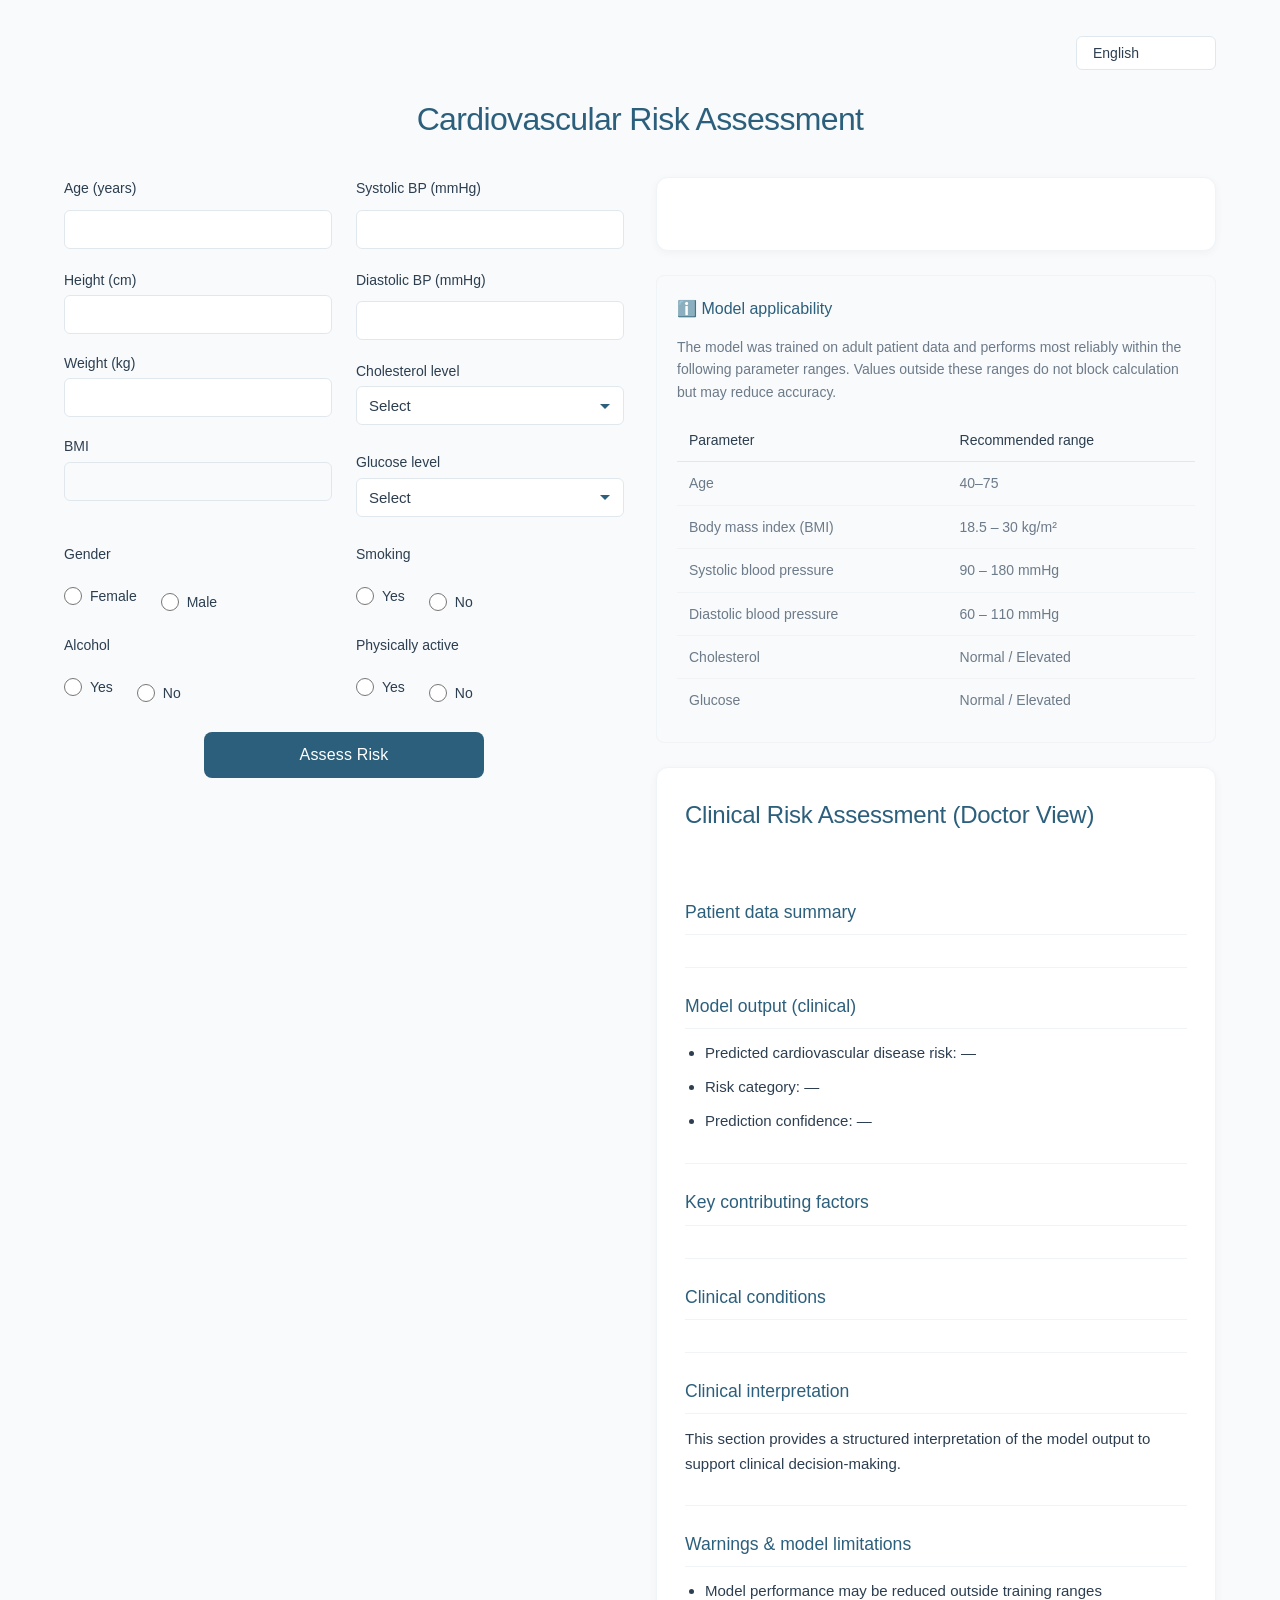
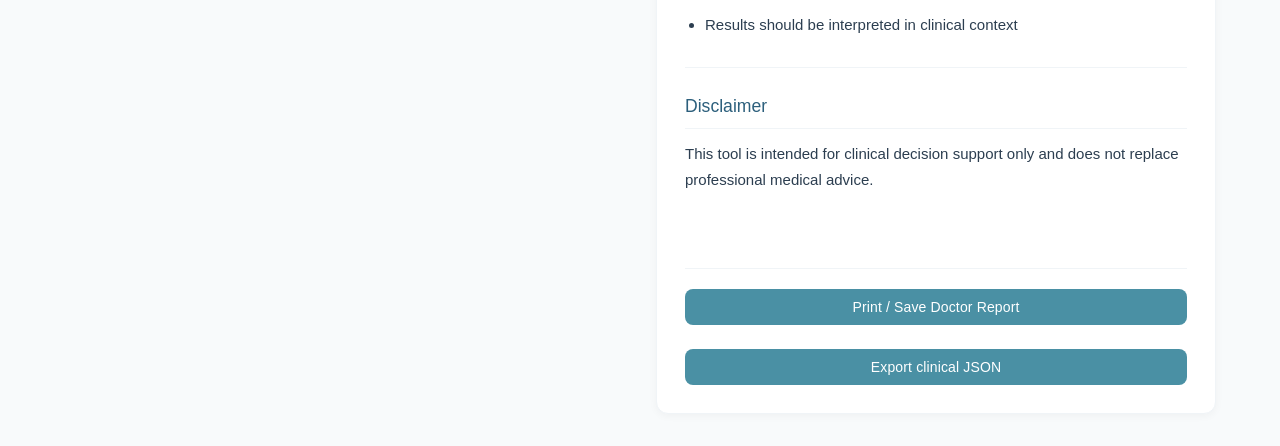
<file: cvd-risk-api/frontend/index.html>
<!DOCTYPE html>
<html lang="en">
<head>
    <meta charset="UTF-8">
    <title>CVD Risk Card</title>
    <link rel="stylesheet" href="styles.css">
</head>
<body>

<div class="container">
    <div class="language-switcher">
        <label for="ui_language">Language:</label>
        <select id="ui_language">
            <option value="en">English</option>
            <option value="ru">Русский</option>
            <option value="kr">한국어</option>
        </select>
    </div>

    <h1>Cardiovascular Risk Assessment</h1>
    <div class="main-layout">

        <div class="form-column">
            <!-- FORM -->
            <form id="risk-form">

                <div class="form-group age">
                    <label>Age (years)</label>
                    <input type="number" id="age_years" name="age_years" min="18" max="100" required>
                </div>

                <div class="form-group systolic">
                    <label>Systolic BP (mmHg)</label>
                    <input type="number" id="ap_hi" name="ap_hi" min="90" max="220" required>
                </div>

                <div class="form-group diastolic">
                    <label>Diastolic BP (mmHg)</label>
                    <input type="number" id="ap_lo" name="ap_lo" min="50" max="140" required>
                </div>

                <div class="form-group bmi">
                    <label> 
                        Height (cm)
                        <input type="number" id="height_cm" min="140" max="220">
                    </label>

                    <label>
                        Weight (kg)
                        <input type="number" id="weight_kg" min="40" max="200">
                    </label>

                    <label>
                        BMI
                        <input type="number" id="bmi" name="bmi" step="0.1" readonly required>
                    </label>
                </div>

                <div class="form-group cholesterol">
                    <label>
                        Cholesterol level
                        <select name="cholesterol" required>
                            <option value="">Select</option>
                            <option value="1">Normal</option>
                            <option value="2">Above normal</option>
                            <option value="3">High</option>
                        </select>
                    </label>
                </div>

                <div class="form-group glucose">
                    <label>
                        Glucose level
                        <select name="gluc" required>
                            <option value="">Select</option>
                            <option value="1">Normal</option>
                            <option value="2">Above normal</option>
                            <option value="3">High</option>
                        </select>
                    </label>
                </div>

                <div class="form-group gender">
                    <label>Gender</label>
                    <div class="radio-group">
                        <label>
                            <input type="radio" id="gender_1" name="gender" value="1" required>
                            Female
                        </label>
                        <label>
                            <input type="radio" id="gender_2" name="gender" value="2">
                            Male
                        </label>
                    </div>
                </div>

                <div class="form-group smoking">
                    <label>Smoking</label>
                        <div class="radio-group">
                        <label>
                            <input type="radio" name="smoke" value="1" required>
                            Yes
                        </label>
                        <label>
                            <input type="radio" name="smoke" value="0">
                            No
                        </label>
                        </div>

                </div>

                <div class="form-group alcohol">
                    <label>Alcohol</label>
                        <div class="radio-group">
                            <label>
                                <input type="radio" name="alco" value="1" required>
                            Yes
                            </label>
                            <label>
                                <input type="radio" name="alco" value="0">
                            No
                            </label>
                        </div>
                </div>

                <div class="form-group active">
                    <label>Physically active</label>
                        <div class="radio-group">
                            <label>
                                <input type="radio" name="active" value="1" required>
                            Yes
                            </label>
                            <label>
                                <input type="radio" name="active" value="0">
                            No
                            </label>
                        </div>
                </div>

                <div class="button-wrapper button">
                    <button type="submit">Assess Risk</button>
                </div>
            </form>
        </div> 
        <div class="result-column">
            <div id="result">
                <!-- Patient short report -->
                <div class="patient-report card">
                    <h2 data-i18n="patient_title"></h2>
                    <p data-i18n="patient_intro"></p>
                </div>
                <div class="model-scope-info">
                    <h4 data-i18n="model_scope_title"></h4>

                    <p class="model-scope-text" data-i18n="model_scope_description"></p>

                    <table class="model-scope-table">
                        <thead>
                            <tr>
                                <th data-i18n="model_scope_param"></th>
                                <th data-i18n="model_scope_range"></th>
                            </tr>
                        </thead>
                        <tbody>
                            <tr>
                                <td data-i18n="model_scope_age"></td>
                                <td>40–75</td>
                            </tr>
                            <tr>
                                <td data-i18n="model_scope_bmi"></td>
                                <td>18.5 – 30 kg/m²</td>
                            </tr>
                            <tr>
                                <td data-i18n="model_scope_sbp"></td>
                                <td>90 – 180 mmHg</td>
                            </tr>
                            <tr>
                                <td data-i18n="model_scope_dbp"></td>
                                <td>60 – 110 mmHg</td>
                            </tr>
                            <tr>
                                <td data-i18n="model_scope_cholesterol"></td>
                                <td>Normal / Elevated</td>
                            </tr>
                            <tr>
                                <td data-i18n="model_scope_glucose"></td>
                                <td>Normal / Elevated</td>
                            </tr>
                        </tbody>
                    </table>
                </div>
                
            <!-- Doctor report (A5 – static layout) -->
            <div class="doctor-report card">

                <h2>Clinical Risk Assessment (Doctor View)</h2>
                <div id="doctor-risk-gauge"></div>
                <div class="doctor-section patient-summary" data-section="patient">
                    <h3>Patient data summary</h3>
                    <ul></ul>
                </div>
                <section class="doctor-section" id="doctor-model-output" data-section="model">
                    <h3>Model output (clinical)</h3>
                    <ul>
                        <li>Predicted cardiovascular disease risk: —</li>
                        <li>Risk category: —</li>
                        <li>Prediction confidence: —</li>
                    </ul>
                </section>

                <section class="doctor-section" data-section="factors">
                    <h3>Key contributing factors</h3>
                    <ul></ul>
                </section>

                <section class="doctor-section" data-section="conditions">
                    <h3>Clinical conditions</h3>
                    <ul class="clinical-conditions-list"></ul>
                </section>

                <section class="doctor-section" data-section="interpretation">
                    <h3>Clinical interpretation</h3>
                    <p>
                        This section provides a structured interpretation of the model
                        output to support clinical decision-making.
                    </p>
                </section>

                <section class="doctor-section" data-section="warnings">
                    <h3>Warnings & model limitations</h3>
                    <ul>
                        <li>Model performance may be reduced outside training ranges</li>
                        <li>Results should be interpreted in clinical context</li>
                    </ul>
                </section>

                <section class="doctor-section" data-section="disclaimer">
                    <h3>Disclaimer</h3>
                    <p>
                        This tool is intended for clinical decision support only and
                        does not replace professional medical advice.
                    </p>
                </section>
                <div class="doctor-actions">
                    <button type="button" id="printDoctorReport">
                        Print / Save Doctor Report
                    </button>
                </div>
                <button type="button" id="exportDoctorJSON">
                    Export clinical JSON
                </button>
            </div>
        </div>
    </div> 
</div> 

<script src="script.js"></script>
</body>
</html>
</file>
<file: cvd-risk-api/frontend/styles.css>
/* ===============================
   MEDICAL THEME - MINIMALIST
   Color Palette:
   - Primary: #2C5F7C (Medical Blue)
   - Secondary: #4A90A4 (Soft Teal)
   - Accent: #6B9FA8 (Light Blue-Gray)
   - Success: #5A8A7C (Sage Green)
   - Warning: #B8860B (Muted Gold)
   - Error: #8B4A4A (Muted Red)
   - Background: #F8FAFB (Soft White)
   - Text: #2C3E50 (Dark Gray-Blue)
================================ */

/* ===============================
   BASE & TYPOGRAPHY
================================ */

:root {
    --medical-primary: #2C5F7C;
    --medical-secondary: #4A90A4;
    --medical-accent: #6B9FA8;
    --medical-success: #5A8A7C;
    --medical-warning: #B8860B;
    --medical-error: #8B4A4A;
    --medical-bg: #F8FAFB;
    --medical-bg-card: #FFFFFF;
    --medical-text: #2C3E50;
    --medical-text-light: #6C7A89;
    --medical-border: #E1E8ED;
    --medical-border-light: #F0F4F7;
    
    /* Risk colors - muted medical palette */
    --risk-high: #8B4A4A;
    --risk-high-bg: #FAF5F5;
    --risk-moderate: #B8860B;
    --risk-moderate-bg: #FDFBF5;
    --risk-low: #5A8A7C;
    --risk-low-bg: #F5FAF8;
}

* {
    box-sizing: border-box;
}

body {
    font-family: -apple-system, BlinkMacSystemFont, "Segoe UI", 
                 "Roboto", "Helvetica Neue", Arial, sans-serif;
    background-color: var(--medical-bg);
    margin: 0;
    padding: 0;
    color: var(--medical-text);
    line-height: 1.6;
    font-size: 15px;
    -webkit-font-smoothing: antialiased;
    -moz-osx-font-smoothing: grayscale;
}

.container {
    max-width: 1200px;
    margin: 0 auto;
    padding: 32px 24px;
}

/* ===============================
   HEADINGS
================================ */

h1 {
    text-align: center;
    margin-bottom: 32px;
    font-size: 2rem;
    font-weight: 500;
    color: var(--medical-primary);
    letter-spacing: -0.02em;
}

h2 {
    margin: 0 0 16px 0;
    font-size: 1.5rem;
    font-weight: 500;
    color: var(--medical-primary);
    letter-spacing: -0.01em;
}

h3 {
    margin: 0 0 12px 0;
    font-size: 1.1rem;
    font-weight: 500;
    color: var(--medical-text);
}

h4 {
    margin: 0 0 8px 0;
    font-size: 1rem;
    font-weight: 500;
    color: var(--medical-text);
}

/* ===============================
   LANGUAGE SWITCHER
================================ */

.language-switcher {
    display: flex;
    justify-content: flex-end;
    margin-bottom: 24px;
}

.language-switcher label {
    display: none;
}

.language-switcher select {
    padding: 8px 16px;
    font-size: 0.875rem;
    border-radius: 6px;
    border: 1px solid var(--medical-border);
    background: var(--medical-bg-card);
    color: var(--medical-text);
    width: auto;
    min-width: 140px;
    cursor: pointer;
}

.language-switcher select:hover {
    border-color: var(--medical-accent);
}

.language-switcher select:focus {
    outline: none;
    border-color: var(--medical-primary);
    box-shadow: 0 0 0 3px rgba(44, 95, 124, 0.1);
}

/* ===============================
   MAIN LAYOUT
================================ */

.main-layout {
    display: grid;
    grid-template-columns: minmax(0, 1fr) minmax(0, 1fr);
    gap: 32px;
    align-items: flex-start;
}

.form-column,
.result-column {
    min-width: 0;
}

/* ===============================
   FORM
================================ */

form {
    display: grid;
    grid-template-columns: repeat(2, 1fr);
    gap: 20px 24px;
    grid-template-areas:
        "age        systolic"
        "bmi        diastolic"
        "bmi        cholesterol"
        "bmi        glucose"
        "gender     smoking"
        "alcohol    active"
        "button     button";
}

.age { grid-area: age; }
.systolic { grid-area: systolic; }
.diastolic { grid-area: diastolic; }
.bmi { grid-area: bmi; }
.cholesterol { grid-area: cholesterol; }
.glucose { grid-area: glucose; }
.gender { grid-area: gender; }
.smoking { grid-area: smoking; }
.alcohol { grid-area: alcohol; }
.active { grid-area: active; }
.button { grid-area: button; }

.form-group {
    display: flex;
    flex-direction: column;
    justify-content: flex-start;
}

.form-group.full {
    grid-column: span 2;
}

.form-group label {
    font-size: 0.875rem;
    font-weight: 500;
    color: var(--medical-text);
    margin-bottom: 6px;
}

.form-group label:not(:first-child) {
    margin-top: 12px;
}

input[type="number"],
input[type="text"],
select {
    width: 100%;
    padding: 10px 12px;
    margin-top: 4px;
    font-size: 0.9375rem;
    border-radius: 6px;
    border: 1px solid var(--medical-border);
    background: var(--medical-bg-card);
    color: var(--medical-text);
}

input[type="number"]:focus,
input[type="text"]:focus,
select:focus {
    outline: none;
    border-color: var(--medical-primary);
    box-shadow: 0 0 0 3px rgba(44, 95, 124, 0.1);
}

input[type="number"]:hover,
input[type="text"]:hover,
select:hover {
    border-color: var(--medical-accent);
}

input[readonly] {
    background-color: var(--medical-bg);
    cursor: not-allowed;
}

select {
    appearance: none;
    background-image: url("data:image/svg+xml,%3Csvg xmlns='http://www.w3.org/2000/svg' width='12' height='12' viewBox='0 0 12 12'%3E%3Cpath fill='%232C5F7C' d='M6 9L1 4h10z'/%3E%3C/svg%3E");
    background-repeat: no-repeat;
    background-position: right 12px center;
    padding-right: 36px;
}

.radio-group {
    display: flex;
    gap: 24px;
    margin-top: 8px;
    flex-wrap: wrap;
}

.radio-group label {
    display: flex;
    align-items: center;
    gap: 8px;
    font-weight: 400;
    cursor: pointer;
    margin: 0;
}

.radio-group input[type="radio"] {
    width: 18px;
    height: 18px;
    margin: 0;
    cursor: pointer;
    accent-color: var(--medical-primary);
}

.button-wrapper {
    display: flex;
    justify-content: center;
    margin-top: 8px;
}

button {
    max-width: 280px;
    width: 100%;
    padding: 14px 24px;
    font-size: 1rem;
    font-weight: 500;
    border-radius: 8px;
    border: none;
    cursor: pointer;
    background-color: var(--medical-primary);
    color: white;
    letter-spacing: 0.01em;
}

button:hover:not(:disabled) {
    background-color: #234A5F;
}

button:active:not(:disabled) {
    transform: translateY(0);
}

button:disabled {
    background-color: var(--medical-accent);
    cursor: not-allowed;
    opacity: 0.7;
}

/* ===============================
   CARDS
================================ */

.card {
    background: var(--medical-bg-card);
    border-radius: 12px;
    padding: 28px;
    box-shadow: 0 2px 8px rgba(0, 0, 0, 0.04);
    border: 1px solid var(--medical-border-light);
}

.card:hover {
    box-shadow: 0 2px 8px rgba(0, 0, 0, 0.04);
}

#result {
    width: 100%;
}

.result-column {
    min-height: 300px;
}

/* ===============================
   RISK LEVELS
================================ */

.risk-high {
    border-left: 4px solid var(--risk-high);
    background-color: var(--risk-high-bg);
}

.risk-moderate {
    border-left: 4px solid var(--risk-moderate);
    background-color: var(--risk-moderate-bg);
}

.risk-low {
    border-left: 4px solid var(--risk-low);
    background-color: var(--risk-low-bg);
}

.risk-dot {
    width: 12px;
    height: 12px;
    border-radius: 50%;
}

.risk-high .risk-dot {
    background-color: var(--risk-high);
}

.risk-moderate .risk-dot {
    background-color: var(--risk-moderate);
}

.risk-low .risk-dot {
    background-color: var(--risk-low);
}

/* ===============================
   LISTS
================================ */

ul {
    padding-left: 20px;
    margin: 0;
}

li {
    margin-bottom: 10px;
    line-height: 1.6;
    color: var(--medical-text);
}

/* ===============================
   CONFIDENCE BADGES
================================ */

.confidence-badge {
    display: inline-flex;
    align-items: center;
    gap: 8px;
    padding: 6px 12px;
    border-radius: 6px;
    font-size: 0.875rem;
    font-weight: 500;
    margin: 12px 0;
}

.confidence-high {
    background-color: #F0F7F5;
    color: var(--medical-success);
}

.confidence-moderate {
    background-color: #FDFBF5;
    color: var(--medical-warning);
}

.confidence-low {
    background-color: #FAF5F5;
    color: var(--medical-error);
}

.confidence-dot {
    width: 8px;
    height: 8px;
    border-radius: 50%;
    background-color: currentColor;
}

/* ===============================
   PATIENT REPORT
================================ */

.patient-report {
    margin-bottom: 24px;
}

.patient-risk-value {
    font-size: 1.5rem;
    font-weight: 500;
    color: var(--medical-primary);
    margin: 16px 0;
}

.patient-risk-value strong {
    font-size: 2rem;
    font-weight: 600;
    color: var(--medical-primary);
}

.patient-risk-meaning {
    color: var(--medical-text-light);
    margin: 12px 0;
}

.patient-risk-note {
    font-size: 0.875rem;
    color: var(--medical-text-light);
    margin-top: 12px;
}

.patient-warning {
    color: var(--medical-error);
    font-weight: 500;
    padding: 12px;
    background-color: var(--risk-high-bg);
    border-radius: 6px;
    border-left: 4px solid var(--medical-error);
}

/* ===============================
   DOCTOR REPORT
================================ */

.doctor-report {
    display: flex;
    flex-direction: column;
    gap: 24px;
}

.doctor-section {
    padding-bottom: 20px;
    border-bottom: 1px solid var(--medical-border-light);
}

.doctor-section:last-of-type {
    border-bottom: none;
}

.doctor-section h3 {
    color: var(--medical-primary);
    margin-bottom: 12px;
    padding-bottom: 8px;
    border-bottom: 1px solid var(--medical-border-light);
}

.doctor-section ul {
    margin-top: 8px;
}

.doctor-section p {
    color: var(--medical-text);
    line-height: 1.7;
    margin: 8px 0;
}

/* ===============================
   WARNINGS & SAFETY
================================ */

.risk-warning {
    background-color: #FFF9E6;
    border-left: 4px solid var(--medical-warning);
    margin-bottom: 24px;
}

.risk-warning h2 {
    color: var(--medical-warning);
    font-size: 1.25rem;
}

.error-warning {
    background-color: var(--risk-high-bg);
    border-left: 4px solid var(--medical-error);
}

.error-warning h2 {
    color: var(--medical-error);
}

/* ===============================
   MODEL SCOPE INFO
================================ */

.model-scope-info {
    background-color: var(--medical-bg);
    border-radius: 8px;
    padding: 20px;
    margin-bottom: 24px;
    border: 1px solid var(--medical-border-light);
}

.model-scope-info h4 {
    color: var(--medical-primary);
    margin-bottom: 12px;
}

.model-scope-text {
    font-size: 0.875rem;
    color: var(--medical-text-light);
    margin-bottom: 16px;
    line-height: 1.6;
}

.model-scope-table {
    width: 100%;
    border-collapse: collapse;
    font-size: 0.875rem;
}

.model-scope-table th {
    text-align: left;
    padding: 10px 12px;
    font-weight: 500;
    color: var(--medical-text);
    border-bottom: 1px solid var(--medical-border);
}

.model-scope-table td {
    padding: 10px 12px;
    color: var(--medical-text-light);
    border-bottom: 1px solid var(--medical-border-light);
}

.model-scope-table tr:last-child td {
    border-bottom: none;
}

.model-limitations-warning {
    color: var(--medical-warning);
    font-weight: 500;
    margin-bottom: 12px;
    font-size: 0.9375rem;
}

/* ===============================
   DOCTOR ACTIONS
================================ */

.doctor-actions {
    margin-top: 24px;
    padding-top: 20px;
    border-top: 1px solid var(--medical-border-light);
    display: flex;
    gap: 12px;
    justify-content: flex-end;
    flex-wrap: wrap;
}

.doctor-actions button,
#exportDoctorJSON {
    max-width: none;
    padding: 10px 20px;
    font-size: 0.875rem;
    background-color: var(--medical-secondary);
}

.doctor-actions button:hover:not(:disabled),
#exportDoctorJSON:hover:not(:disabled) {
    background-color: #3A7A8C;
}

/* ===============================
   CLINICAL CONDITIONS
================================ */

.clinical-conditions-list li {
    margin-bottom: 12px;
    padding-left: 4px;
}

.condition-note {
    font-size: 0.875rem;
    color: var(--medical-text-light);
    margin-top: 6px;
    font-style: italic;
}

/* ===============================
   ANIMATIONS - REMOVED FOR PROFESSIONAL APPEARANCE
================================ */

/* ===============================
   RESPONSIVE
================================ */

@media (max-width: 968px) {
    .main-layout {
        grid-template-columns: 1fr;
        gap: 24px;
    }

    .result-column {
        margin-top: 0;
    }
    
    .container {
        padding: 24px 16px;
    }
    
    h1 {
        font-size: 1.75rem;
    }
    
    form {
        gap: 16px 20px;
    }
}

@media (max-width: 640px) {
    .container {
        padding: 16px 12px;
    }
    
    h1 {
        font-size: 1.5rem;
        margin-bottom: 24px;
    }
    
    .card {
        padding: 20px;
    }
    
    form {
        grid-template-columns: 1fr;
        grid-template-areas:
            "age"
            "systolic"
            "diastolic"
            "bmi"
            "cholesterol"
            "glucose"
            "gender"
            "smoking"
            "alcohol"
            "active"
            "button";
    }
    
    .radio-group {
        gap: 16px;
    }
    
    button {
        max-width: 100%;
    }
}

/* ===============================
   PRINT STYLES
================================ */

@media print {
    body * {
        visibility: hidden;
    }

    .doctor-report,
    .doctor-report * {
        visibility: visible;
    }

    .doctor-report {
        position: absolute;
        left: 0;
        top: 0;
        width: 100%;
        box-shadow: none;
        border: none;
    }

    .doctor-actions,
    .language-switcher,
    .model-scope-info {
        display: none;
    }
    
    .card {
        box-shadow: none;
        border: 1px solid #ddd;
    }
}

/* =============================== 
   RISK GAUGE ANIMATIONS
================================ */

.risk-gauge {
    display: flex;
    justify-content: center;
    margin: 20px 0;
}

.doctor-gauge {
    margin: 10px 0;
}

.risk-gauge-circle {
    width: 120px;
    height: 120px;
    border-radius: 50%;
    display: flex;
    align-items: center;
    justify-content: center;
    position: relative;
}

.doctor-gauge .risk-gauge-circle {
    width: 80px;
    height: 80px;
}

.risk-gauge-circle.animated {
}

.risk-gauge-text {
    text-align: center;
    color: inherit;
}

.risk-percentage {
    font-size: 18px;
    font-weight: bold;
    line-height: 1;
}

.doctor-gauge .risk-percentage {
    font-size: 14px;
}

.risk-label {
    font-size: 12px;
    color: #6b7280;
    margin-top: 2px;
}
</file>
